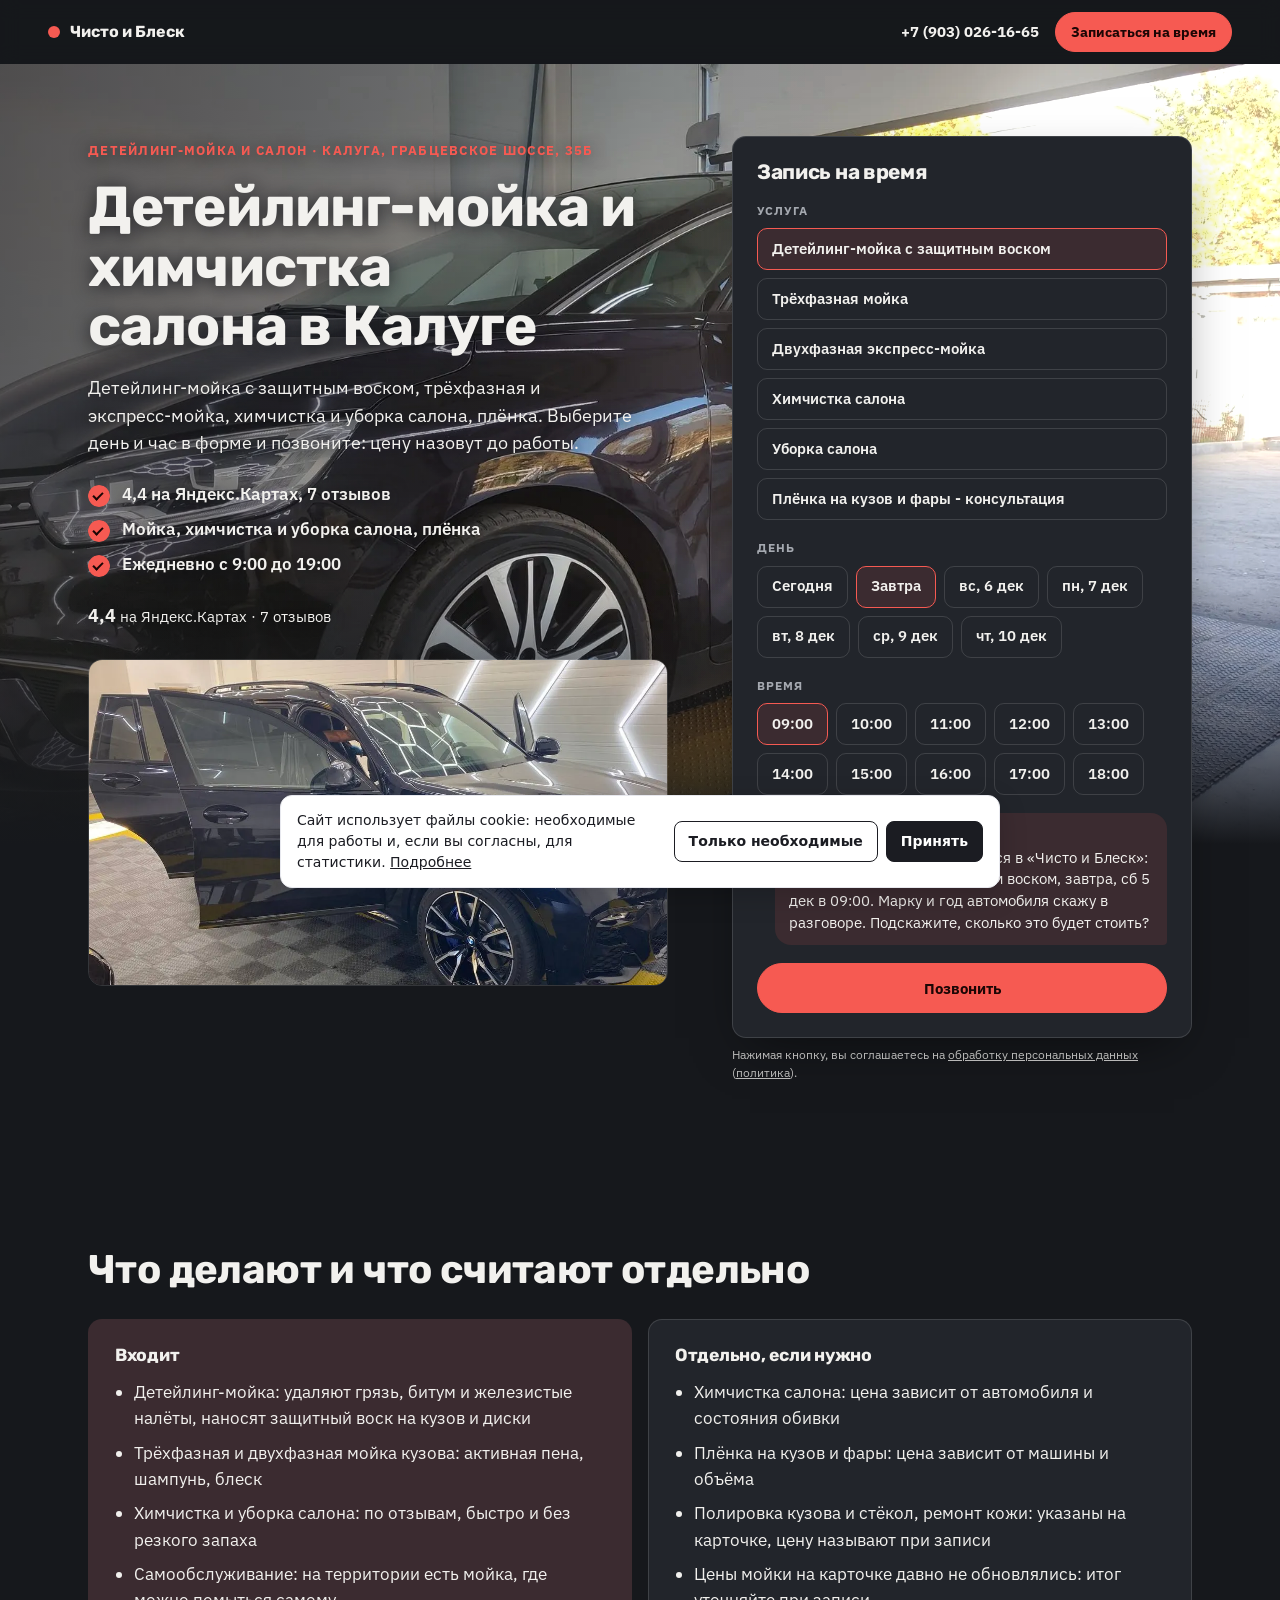
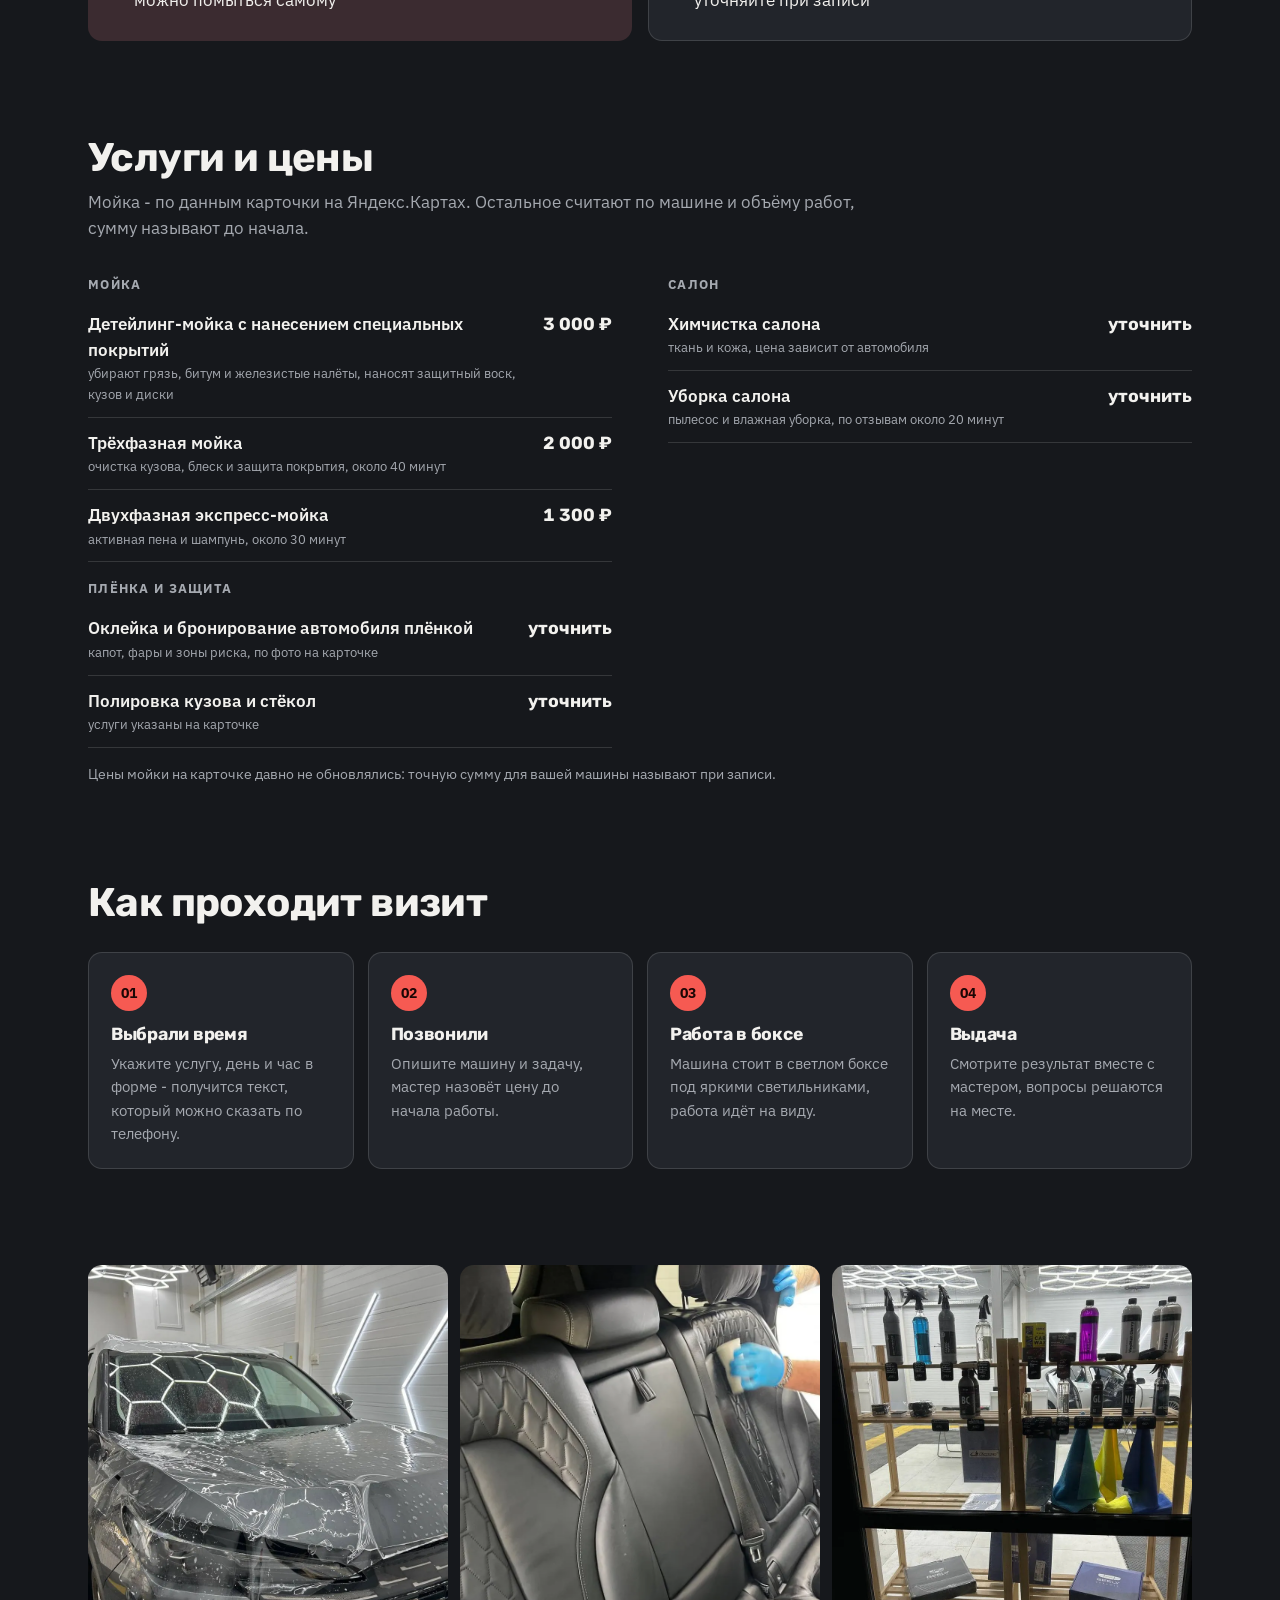
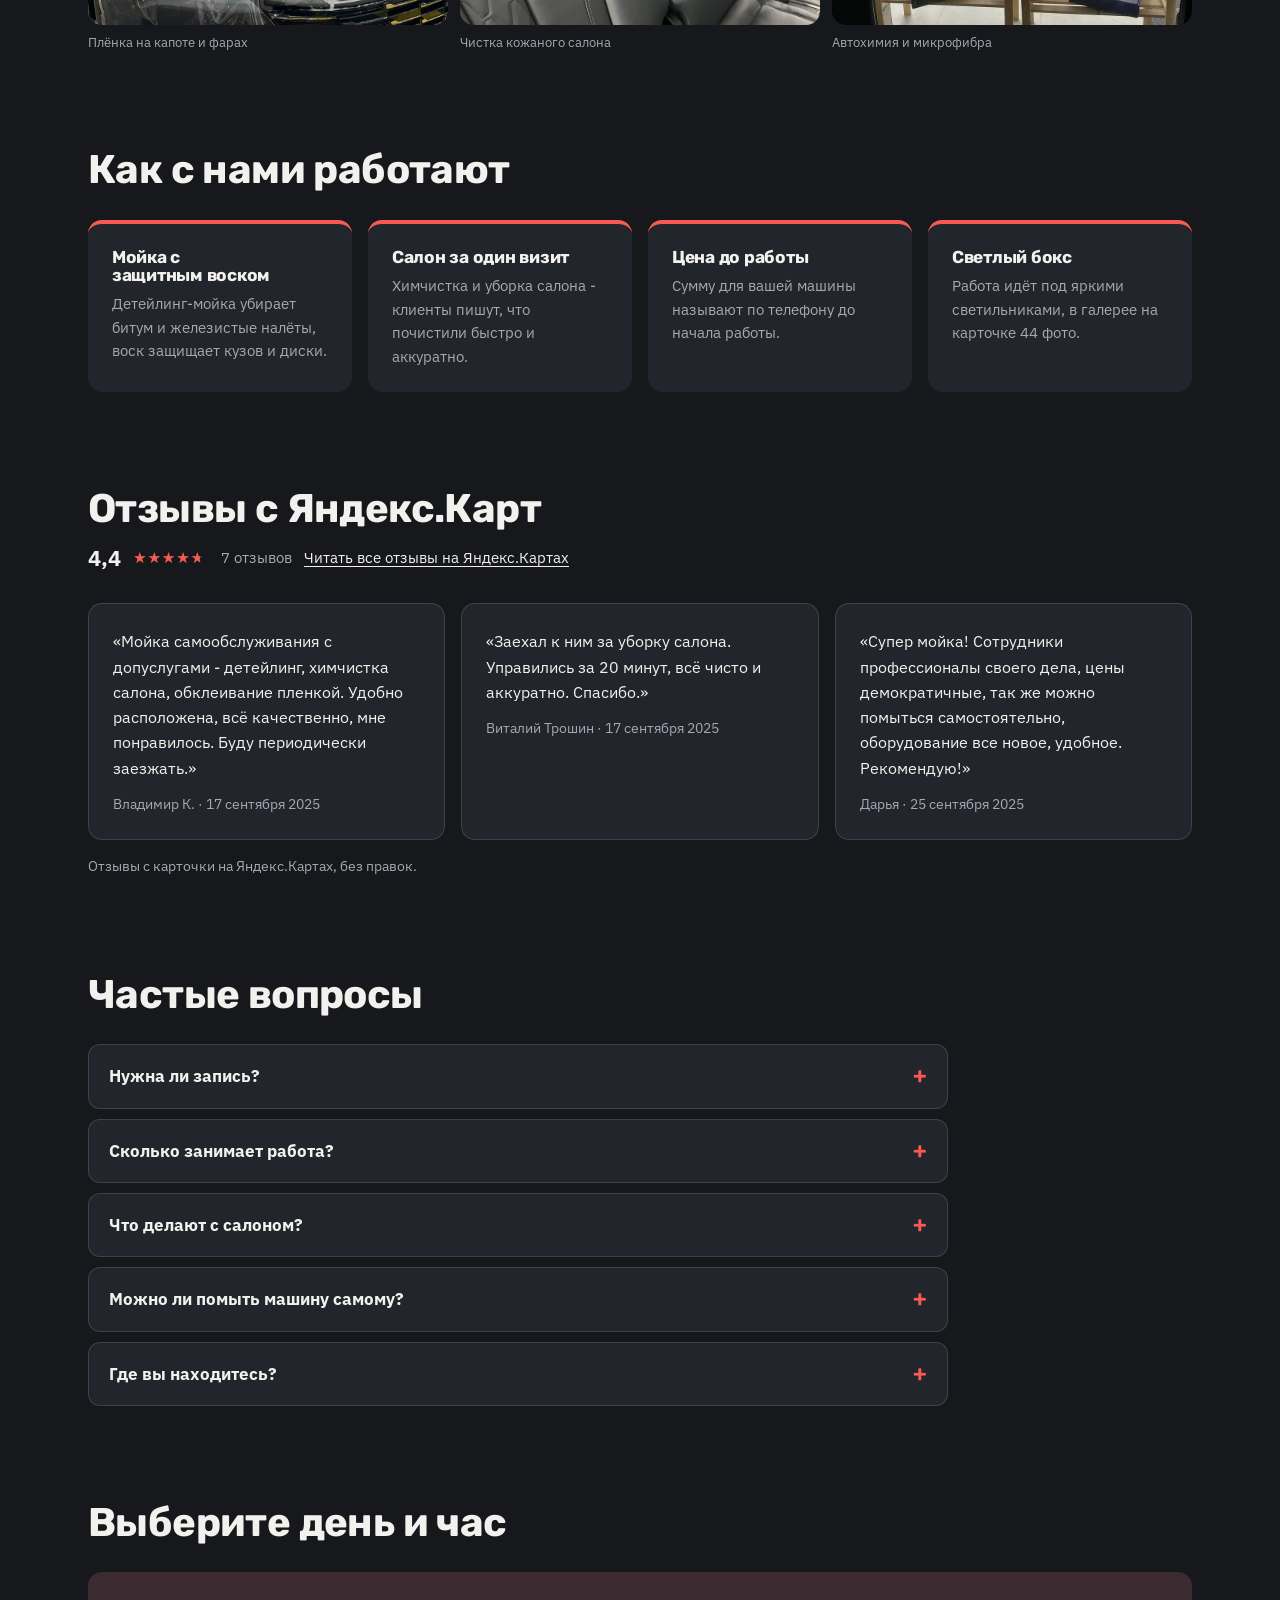
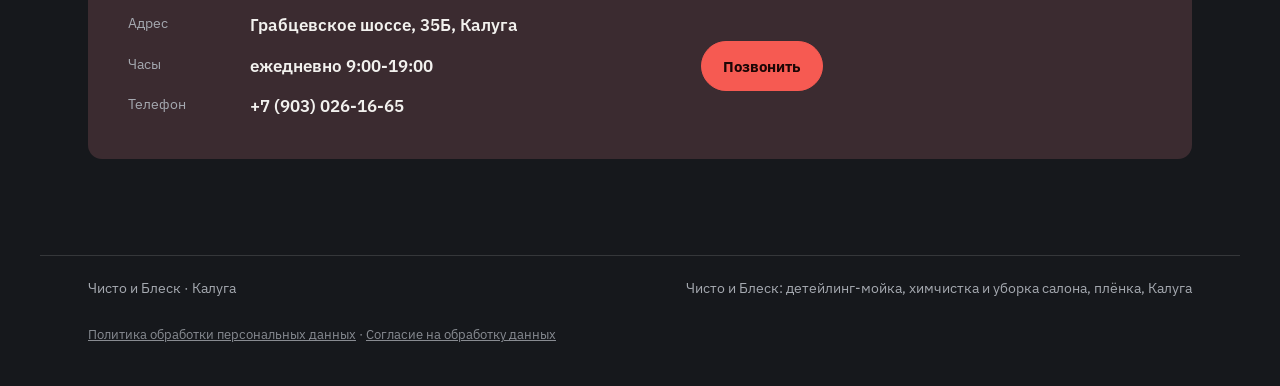
<file: index.html>
<!doctype html>
<html lang="ru">
<head>
<meta charset="utf-8">
<meta name="robots" content="noindex, nofollow" data-publish>
<meta name="viewport" content="width=device-width, initial-scale=1, viewport-fit=cover">
<title>Чисто и Блеск · Детейлинг</title>
<meta name="description" content="Детейлинг-мойка с защитным воском, химчистка и уборка салона, плёнка в Калуге, Грабцевское шоссе, 35Б. 4,4 на Яндекс Картах, 7 отзывов. Запись по телефону.">
<meta property="og:type" content="website">
<meta property="og:url" content="https://ajax55sv-cell.github.io/chisto-i-blesk-kaluga/">
<meta property="og:site_name" content="Чисто и Блеск">
<meta property="og:title" content="Детейлинг-мойка и химчистка салона в Калуге">
<meta property="og:description" content="Детейлинг-мойка с защитным воском, химчистка и уборка салона, плёнка в Калуге, Грабцевское шоссе, 35Б. 4,4 на Яндекс Картах, 7 отзывов. Запись по телефону.">
<meta property="og:image" content="https://ajax55sv-cell.github.io/chisto-i-blesk-kaluga/assets/og.jpg">
<link rel="preload" as="image" href="assets/hero.webp" fetchpriority="high">
<link rel="icon" href="data:image/svg+xml,%3Csvg xmlns=%27http://www.w3.org/2000/svg%27 viewBox=%270 0 32 32%27%3E%3Crect x=%276%27 y=%276%27 width=%2720%27 height=%2720%27 rx=%275%27 fill=%27%23f65a52%27/%3E%3C/svg%3E">
<link rel="preconnect" href="https://fonts.googleapis.com">
<link rel="preconnect" href="https://fonts.gstatic.com" crossorigin>
<link href="https://fonts.googleapis.com/css2?family=Rubik:wght@600;700&family=IBM+Plex+Sans:wght@400;500;600&display=swap" rel="stylesheet">
<style>
:root { --c-canvas: #16181c; --c-surface: #22252b; --c-ink: #f2f1ee; --c-ink-soft: #a5a9b0; --c-accent: #f65a52; --c-accent-ink: #1c0605; --c-accent-deep: #f65a52; --f-display: "Rubik", "Arial", system-ui, sans-serif; --f-text: "IBM Plex Sans", "Segoe UI", system-ui, sans-serif; --h1k: 1; }
</style>
<link rel="stylesheet" href="style-prod.css">
<script type="application/ld+json">{"@context":"https://schema.org","@type":"AutoWash","name":"Чисто и Блеск","telephone":"+79030261665","openingHoursSpecification":[{"@type":"OpeningHoursSpecification","dayOfWeek":["Monday","Tuesday","Wednesday","Thursday","Friday","Saturday","Sunday"],"opens":"09:00","closes":"19:00"}],"address":{"@type":"PostalAddress","streetAddress":"Грабцевское шоссе, 35Б","addressLocality":"Калуга","addressCountry":"RU"},"aggregateRating":{"@type":"AggregateRating","ratingValue":"4.4","ratingCount":"10","reviewCount":"7"},"sameAs":["https://yandex.ru/maps/org/chisto_i_blesk/59048004447/"]}</script>
<style>
/* legal-add */
.legal-links{margin-top:10px;font-size:13px;opacity:.8;hyphens:none}
.legal-links a{color:inherit}
.ckn{margin:8px 0 0;font-size:12px;line-height:1.45;opacity:.75;hyphens:none}
.ckn a{color:inherit;text-decoration:underline}
.ckb{position:fixed;left:12px;right:12px;bottom:12px;z-index:9999;max-width:720px;margin:0 auto;padding:14px 16px;background:#fff;color:#1b1c22;border:1px solid #e7e8ee;border-radius:12px;box-shadow:0 8px 28px rgba(0,0,0,.18);font:400 14px/1.5 system-ui,-apple-system,"Segoe UI",Arial,sans-serif;hyphens:none;display:flex;gap:12px;align-items:center;flex-wrap:wrap}
.ckb p{margin:0;flex:1 1 280px}
.ckb a{color:inherit;text-decoration:underline}
.ckb__b{display:flex;gap:8px;flex-wrap:wrap}
.ckb button{font:inherit;font-weight:600;padding:9px 14px;border-radius:8px;border:1px solid #1b1c22;background:#fff;color:#1b1c22;cursor:pointer}
.ckb button[data-v="all"]{background:#1b1c22;color:#fff}
</style>
</head>
<body class="s-prod" id="top" data-wa="" data-tg="" data-max="">
<header class="s-bar" data-s-bar>
  <a class="s-bar__brand" href="#top"><i aria-hidden="true"></i>Чисто и Блеск</a>
  <div class="s-bar__right">
    <a class="s-bar__tel" href="tel:+79030261665">+7 (903) 026-16-65</a>
    <a class="s-btn s-btn--sm" href="#widget">Записаться на время</a>
  </div>
</header>
<main>
  <section class="s-hero">
    <div class="s-hero__text">
      <p class="s-eyebrow"><span class="nw">Детейлинг-мойка</span> и салон · Калуга, Грабцевское шоссе, 35Б</p>
      <h1><span class="nw">Детейлинг-мойка</span> и химчистка салона в Калуге</h1>
      <p class="s-lead"><span class="nw">Детейлинг-мойка</span> с защитным воском, трёхфазная и <span class="nw">экспресс-мойка</span>, химчистка и уборка салона, плёнка. Выберите день и час в форме и позвоните: цену назовут до работы.</p>
      <ul class="s-ticks"><li>4,4 на Яндекс.Картах, 7 отзывов</li><li>Мойка, химчистка и уборка салона, плёнка</li><li>Ежедневно с 9:00 до 19:00</li></ul>
      <p class="s-rating"><b>4,4</b> на Яндекс.Картах · 7 отзывов</p>
      <figure class="s-hero__photo"><img class="" src="assets/fasad.webp" alt="Чёрный BMW в боксе под шестиугольными светильниками, открытая дверь" loading="lazy" decoding="async"></figure>
    </div>
    <div class="s-hero__widget" id="widget"><form class="s-widget" data-s-booking data-days="7" data-closed="" data-slots="09:00,10:00,11:00,12:00,13:00,14:00,15:00,16:00,17:00,18:00" data-message="Здравствуйте! Хочу записаться в «Чисто и Блеск»: {услуга}, {день} в {время}. Марку и год автомобиля скажу в разговоре. Подскажите, сколько это будет стоить?" onsubmit="return false">
      <h2 class="s-widget__title">Запись на время</h2>
      <fieldset><legend>Услуга</legend>
        <div class="s-chips s-chips--col"><label class="s-chip s-chip--row"><input type="radio" name="svc" value="0" data-name="Детейлинг-мойка с защитным воском" data-price="" data-from="" data-min="" checked><span><span class="nw">Детейлинг-мойка</span> с защитным воском</span><b></b></label><label class="s-chip s-chip--row"><input type="radio" name="svc" value="1" data-name="Трёхфазная мойка" data-price="" data-from="" data-min=""><span>Трёхфазная мойка</span><b></b></label><label class="s-chip s-chip--row"><input type="radio" name="svc" value="2" data-name="Двухфазная экспресс-мойка" data-price="" data-from="" data-min=""><span>Двухфазная <span class="nw">экспресс-мойка</span></span><b></b></label><label class="s-chip s-chip--row"><input type="radio" name="svc" value="3" data-name="Химчистка салона" data-price="" data-from="" data-min=""><span>Химчистка салона</span><b></b></label><label class="s-chip s-chip--row"><input type="radio" name="svc" value="4" data-name="Уборка салона" data-price="" data-from="" data-min=""><span>Уборка салона</span><b></b></label><label class="s-chip s-chip--row"><input type="radio" name="svc" value="5" data-name="Плёнка на кузов и фары - консультация" data-price="" data-from="" data-min=""><span>Плёнка на кузов и фары - консультация</span><b></b></label></div>
      </fieldset>
      <fieldset><legend>День</legend><div class="s-chips" data-s-days></div></fieldset>
      <fieldset><legend>Время</legend><div class="s-chips" data-s-times></div></fieldset>
      <div class="s-bubble" aria-live="polite"><span class="s-bubble__label">Что сказать по телефону</span><p data-s-bubble></p></div>
      <div class="s-send">
        <a class="s-btn s-btn--wide" href="tel:+79030261665">Позвонить</a>
        
      </div>
      </form><p class="ckn">Нажимая кнопку, вы соглашаетесь на <a href="soglasie.html">обработку персональных данных</a> (<a href="politika.html">политика</a>).</p></div>
    <figure class="s-hero__bg" aria-hidden="true"><img class="" src="assets/hero.webp" alt="Тёмный Renault после мойки с зеркальным блеском на жёлто-серой плитке бокса" decoding="async" fetchpriority="high"></figure>
  </section>

  <section class="s-section s-reveal">
    <header class="s-section__head"><h2>Что делают и что считают отдельно</h2></header>
    <div class="s-incl">
      <div><h3>Входит</h3><ul><li><span class="nw">Детейлинг-мойка</span>: удаляют грязь, битум и железистые налёты, наносят защитный воск на кузов и диски</li><li>Трёхфазная и двухфазная мойка кузова: активная пена, шампунь, блеск</li><li>Химчистка и уборка салона: по отзывам, быстро и без резкого запаха</li><li>Самообслуживание: на территории есть мойка, где можно помыться самому</li></ul></div>
      <div><h3>Отдельно, если нужно</h3><ul><li>Химчистка салона: цена зависит от автомобиля и состояния обивки</li><li>Плёнка на кузов и фары: цена зависит от машины и объёма</li><li>Полировка кузова и стёкол, ремонт кожи: указаны на карточке, цену называют при записи</li><li>Цены мойки на карточке давно не обновлялись: итог уточняйте при записи</li></ul></div>
    </div>
  </section>

  <section class="s-section s-reveal" id="prices">
    <header class="s-section__head"><h2>Услуги и цены</h2><p>Мойка - по данным карточки на Яндекс.Картах. Остальное считают по машине и объёму работ, сумму называют до начала.</p></header>
    <div class="s-board"><div class="s-board__group">
      <h3 class="s-board__title">Мойка</h3>
      <ul class="s-board__list">
        <li class="s-board__row"><span class="s-board__name"><span class="nw">Детейлинг-мойка</span> с нанесением специальных покрытий<em>убирают грязь, битум и железистые налёты, наносят защитный воск, кузов и диски</em></span><span class="s-board__dots" aria-hidden="true"></span><span class="s-board__price">3 000 ₽</span></li>
        <li class="s-board__row"><span class="s-board__name">Трёхфазная мойка<em>очистка кузова, блеск и защита покрытия, около 40 минут</em></span><span class="s-board__dots" aria-hidden="true"></span><span class="s-board__price">2 000 ₽</span></li>
        <li class="s-board__row"><span class="s-board__name">Двухфазная <span class="nw">экспресс-мойка</span><em>активная пена и шампунь, около 30 минут</em></span><span class="s-board__dots" aria-hidden="true"></span><span class="s-board__price">1 300 ₽</span></li>
      </ul>
    </div>
<div class="s-board__group">
      <h3 class="s-board__title">Салон</h3>
      <ul class="s-board__list">
        <li class="s-board__row"><span class="s-board__name">Химчистка салона<em>ткань и кожа, цена зависит от автомобиля</em></span><span class="s-board__dots" aria-hidden="true"></span><span class="s-board__price">уточнить</span></li>
        <li class="s-board__row"><span class="s-board__name">Уборка салона<em>пылесос и влажная уборка, по отзывам около 20 минут</em></span><span class="s-board__dots" aria-hidden="true"></span><span class="s-board__price">уточнить</span></li>
      </ul>
    </div>
<div class="s-board__group">
      <h3 class="s-board__title">Плёнка и защита</h3>
      <ul class="s-board__list">
        <li class="s-board__row"><span class="s-board__name">Оклейка и бронирование автомобиля плёнкой<em>капот, фары и зоны риска, по фото на карточке</em></span><span class="s-board__dots" aria-hidden="true"></span><span class="s-board__price">уточнить</span></li>
        <li class="s-board__row"><span class="s-board__name">Полировка кузова и стёкол<em>услуги указаны на карточке</em></span><span class="s-board__dots" aria-hidden="true"></span><span class="s-board__price">уточнить</span></li>
      </ul>
    </div></div>
    <p class="s-note">Цены мойки на карточке давно не обновлялись: точную сумму для вашей машины называют при записи.</p>
  </section>

  <section class="s-section s-reveal">
    <header class="s-section__head"><h2>Как проходит визит</h2></header>
    <ol class="s-steps">
      <li class="s-steps__item"><span class="s-steps__n">01</span><h3>Выбрали время</h3><p>Укажите услугу, день и час в форме - получится текст, который можно сказать по телефону.</p></li>
      <li class="s-steps__item"><span class="s-steps__n">02</span><h3>Позвонили</h3><p>Опишите машину и задачу, мастер назовёт цену до начала работы.</p></li>
      <li class="s-steps__item"><span class="s-steps__n">03</span><h3>Работа в боксе</h3><p>Машина стоит в светлом боксе под яркими светильниками, работа идёт на виду.</p></li>
      <li class="s-steps__item"><span class="s-steps__n">04</span><h3>Выдача</h3><p>Смотрите результат вместе с мастером, вопросы решаются на месте.</p></li>
    </ol>
  </section>

  <section class="s-photos s-reveal" aria-label="Фото"><figure><img class="" src="assets/plenka.webp" alt="Прозрачная плёнка на капоте и фарах серого кроссовера в светлом боксе" loading="lazy" decoding="async"><figcaption>Плёнка на капоте и фарах</figcaption></figure><figure><img class="" src="assets/salon.webp" alt="Мастер в перчатках чистит кожаные задние сиденья" loading="lazy" decoding="async"><figcaption>Чистка кожаного салона</figcaption></figure><figure><img class="" src="assets/himiya.webp" alt="Стеллаж с автохимией и микрофиброй в боксе" loading="lazy" decoding="async"><figcaption>Автохимия и микрофибра</figcaption></figure></section>

  <section class="s-section s-reveal">
    <header class="s-section__head"><h2>Как с нами работают</h2></header>
    <ul class="s-promises">
      <li><h3>Мойка с защитным воском</h3><p><span class="nw">Детейлинг-мойка</span> убирает битум и железистые налёты, воск защищает кузов и диски.</p></li>
      <li><h3>Салон за один визит</h3><p>Химчистка и уборка салона - клиенты пишут, что почистили быстро и аккуратно.</p></li>
      <li><h3>Цена до работы</h3><p>Сумму для вашей машины называют по телефону до начала работы.</p></li>
      <li><h3>Светлый бокс</h3><p>Работа идёт под яркими светильниками, в галерее на карточке 44 фото.</p></li>
    </ul>
  </section>

  <section class="s-section s-reveal">
    <header class="s-section__head s-section__head--reviews"><h2>Отзывы с Яндекс.Карт</h2><p class="s-reviews__rating"><span class="s-reviews__num">4,4</span><span class="s-reviews__stars" style="--r: 4.4" aria-label="рейтинг 4,4 из 5"></span><span class="s-reviews__count">7 отзывов</span><a class="s-reviews__all" href="https://yandex.ru/maps/org/chisto_i_blesk/59048004447/" target="_blank" rel="noopener">Читать все отзывы на Яндекс.Картах</a></p></header>
    <ul class="s-reviews">
      <li><blockquote>«Мойка самообслуживания с допуслугами - детейлинг, химчистка салона, обклеивание пленкой. Удобно расположена, всё качественно, мне понравилось. Буду периодически заезжать.»</blockquote><p class="s-reviews__who">Владимир К. · 17 сентября 2025</p></li>
      <li><blockquote>«Заехал к ним за уборку салона. Управились за 20 минут, всё чисто и аккуратно. Спасибо.»</blockquote><p class="s-reviews__who">Виталий Трошин · 17 сентября 2025</p></li>
      <li><blockquote>«Супер мойка! Сотрудники профессионалы своего дела, цены демократичные, так же можно помыться самостоятельно, оборудование все новое, удобное. Рекомендую!»</blockquote><p class="s-reviews__who">Дарья · 25 сентября 2025</p></li>
    </ul>
    <p class="s-note">Отзывы с карточки на Яндекс.Картах, без правок.</p>
  </section>

  <section class="s-section s-reveal">
    <header class="s-section__head"><h2>Частые вопросы</h2></header>
    <div class="s-faq"><details><summary>Нужна ли запись?</summary><p>На карточке отмечена предварительная запись. Выберите день и час в форме выше и позвоните - так вас точно ждут.</p></details><details><summary>Сколько занимает работа?</summary><p>По карточке: трёхфазная мойка около 40 минут, <span class="nw">экспресс-мойка</span> около 30. По отзывам, уборка салона заняла около 20 минут. Остальное называют при записи.</p></details><details><summary>Что делают с салоном?</summary><p>Химчистку и уборку салона, по отзывам - быстро и аккуратно. На карточке также указаны ремонт кожи и полировка стёкол.</p></details><details><summary>Можно ли помыть машину самому?</summary><p>Да, на территории работает мойка самообслуживания - об этом пишут клиенты. <span class="nw">Детейлинг-мойку</span> и услуги по салону делают мастера.</p></details><details><summary>Где вы находитесь?</summary><p>Грабцевское шоссе, 35Б, Калуга. На карточке отмечены парковка, оплата картой и Wi-Fi.</p></details></div>
  </section>

  <section class="s-section s-final s-reveal" id="contacts">
    <header class="s-section__head"><h2>Выберите день и час</h2></header>
    <div class="s-contacts">
      <dl>
        <div><dt>Адрес</dt><dd>Грабцевское шоссе, 35Б, Калуга</dd></div>
        <div><dt>Часы</dt><dd>ежедневно 9:00-19:00</dd></div>
        <div><dt>Телефон</dt><dd><a href="tel:+79030261665">+7 (903) 026-16-65</a></dd></div>
      </dl>
      <div class="s-contacts__actions">
        <a class="s-btn" href="tel:+79030261665">Позвонить</a>
        
      </div>
    </div>
  </section>
</main>
<footer class="s-foot"><p>Чисто и Блеск · Калуга</p><p>Чисто и Блеск: <span class="nw">детейлинг-мойка</span>, химчистка и уборка салона, плёнка, Калуга</p><p class="legal-links"><a href="politika.html">Политика обработки персональных данных</a> · <a href="soglasie.html">Согласие на обработку данных</a></p></footer>
<nav class="s-dock" aria-label="Быстрая связь"><a class="s-btn" href="#widget">Записаться на время</a><a class="s-btn s-btn--ghost" href="tel:+79030261665">Позвонить</a></nav>
<script src="style.js" defer></script>
<script>
(function(){var K='cookie-choice';try{if(localStorage.getItem(K))return}catch(e){}
var b=document.createElement('div');b.className='ckb';b.setAttribute('role','dialog');b.setAttribute('aria-label','Файлы cookie');
b.innerHTML='<p>Сайт использует файлы cookie: необходимые для работы и, если вы согласны, для статистики. <a href="politika.html">Подробнее</a></p><div class="ckb__b"><button type="button" data-v="necessary">Только необходимые</button><button type="button" data-v="all">Принять</button></div>';
b.addEventListener('click',function(e){var v=e.target.getAttribute&&e.target.getAttribute('data-v');if(!v)return;try{localStorage.setItem(K,v)}catch(x){}try{document.dispatchEvent(new CustomEvent('cookie-choice',{detail:v}))}catch(x){}b.remove()});
document.body.appendChild(b)})();
</script>
<!-- legal-add -->
</body>
</html>
</file>
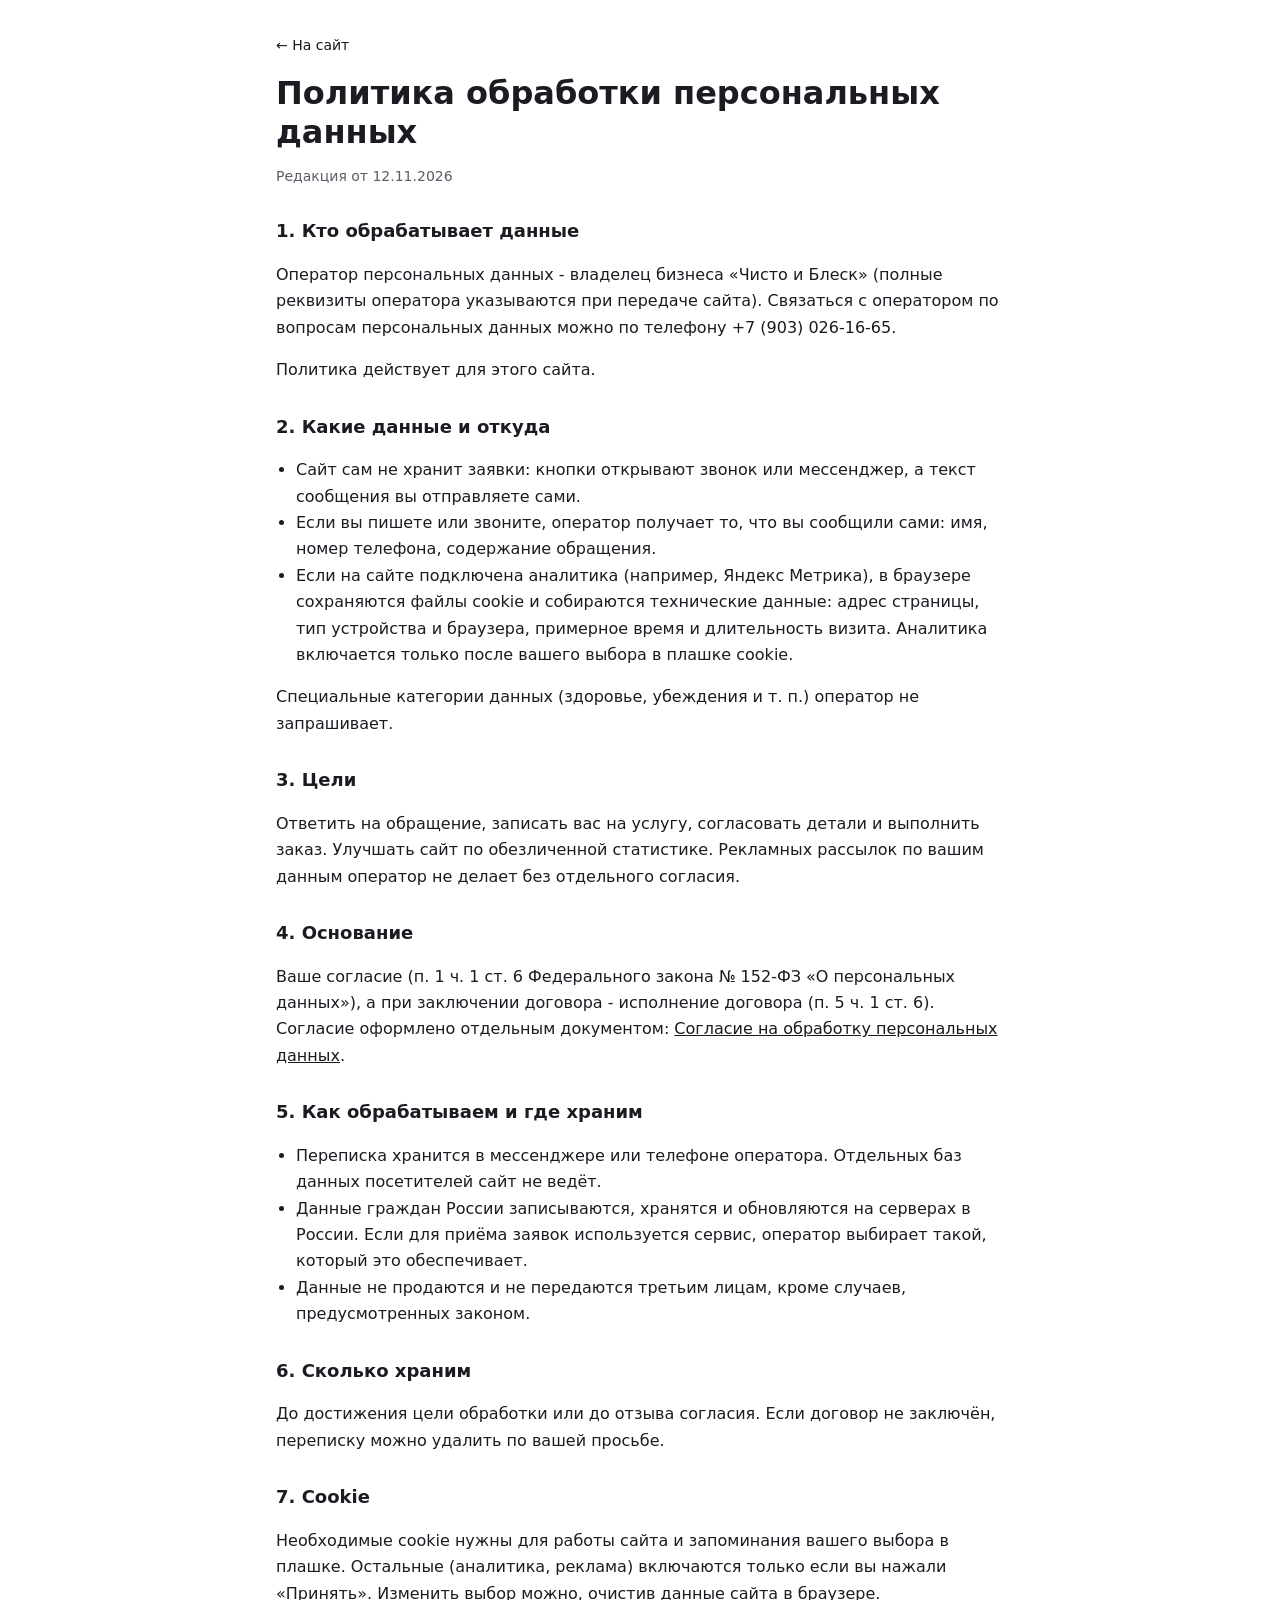
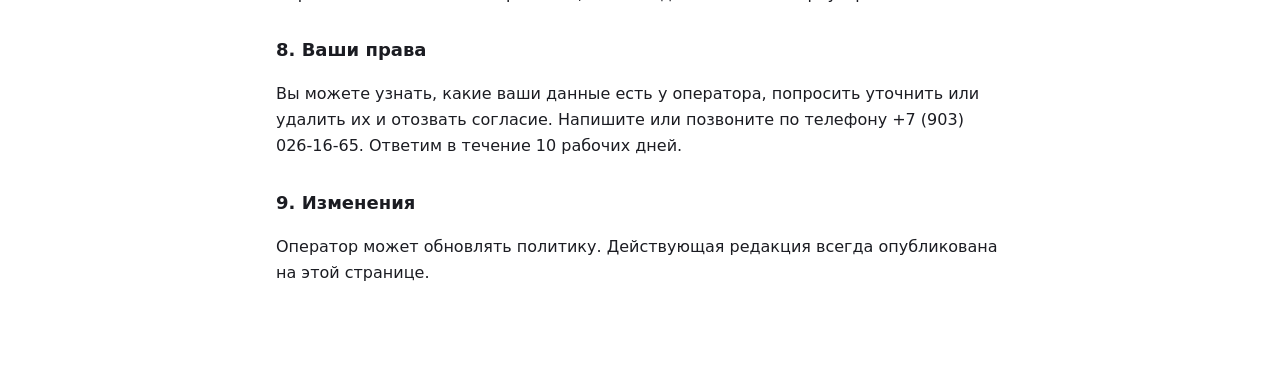
<file: politika.html>
<!doctype html>
<html lang="ru">
<head>
<meta charset="utf-8">
<meta name="viewport" content="width=device-width, initial-scale=1">
<title>Политика обработки персональных данных - Чисто и Блеск</title>
<style>:root{--accent:#1a1a1a;--ink:#1b1c22;--ink-2:#5b5d68;--line:#e7e8ee}
*{box-sizing:border-box}
html,body,h1,h2,p,li{hyphens:none;-webkit-hyphens:none}
body{margin:0;background:#fff;color:var(--ink);font:400 16px/1.65 system-ui,-apple-system,"Segoe UI",Arial,sans-serif}
main{max-width:760px;margin:0 auto;padding:32px 16px 64px}
a{color:var(--accent)}
h1{font-size:clamp(24px,4vw,32px);line-height:1.2;margin:16px 0 6px}
h2{font-size:18px;margin:28px 0 8px}
.muted{color:var(--ink-2);font-size:14px}
.back{font-size:14px;text-decoration:none}
ul{padding-left:20px}</style>
</head>
<body>
<main>
<a class="back" href="./">← На сайт</a>
<h1>Политика обработки персональных данных</h1>
<p class="muted">Редакция от 12.11.2026</p>

<h2>1. Кто обрабатывает данные</h2>
<p>Оператор персональных данных - владелец бизнеса «Чисто и Блеск» (полные реквизиты оператора указываются при передаче сайта). Связаться с оператором по вопросам персональных данных можно по телефону +7 (903) 026-16-65.</p>
<p>Политика действует для этого сайта.</p>

<h2>2. Какие данные и откуда</h2>
<ul>
<li>Сайт сам не хранит заявки: кнопки открывают звонок или мессенджер, а текст сообщения вы отправляете сами.</li>
<li>Если вы пишете или звоните, оператор получает то, что вы сообщили сами: имя, номер телефона, содержание обращения.</li>
<li>Если на сайте подключена аналитика (например, Яндекс Метрика), в браузере сохраняются файлы cookie и собираются технические данные: адрес страницы, тип устройства и браузера, примерное время и длительность визита. Аналитика включается только после вашего выбора в плашке cookie.</li>
</ul>
<p>Специальные категории данных (здоровье, убеждения и т. п.) оператор не запрашивает.</p>

<h2>3. Цели</h2>
<p>Ответить на обращение, записать вас на услугу, согласовать детали и выполнить заказ. Улучшать сайт по обезличенной статистике. Рекламных рассылок по вашим данным оператор не делает без отдельного согласия.</p>

<h2>4. Основание</h2>
<p>Ваше согласие (п. 1 ч. 1 ст. 6 Федерального закона № 152-ФЗ «О персональных данных»), а при заключении договора - исполнение договора (п. 5 ч. 1 ст. 6). Согласие оформлено отдельным документом: <a href="soglasie.html">Согласие на обработку персональных данных</a>.</p>

<h2>5. Как обрабатываем и где храним</h2>
<ul>
<li>Переписка хранится в мессенджере или телефоне оператора. Отдельных баз данных посетителей сайт не ведёт.</li>
<li>Данные граждан России записываются, хранятся и обновляются на серверах в России. Если для приёма заявок используется сервис, оператор выбирает такой, который это обеспечивает.</li>
<li>Данные не продаются и не передаются третьим лицам, кроме случаев, предусмотренных законом.</li>
</ul>

<h2>6. Сколько храним</h2>
<p>До достижения цели обработки или до отзыва согласия. Если договор не заключён, переписку можно удалить по вашей просьбе.</p>

<h2>7. Cookie</h2>
<p>Необходимые cookie нужны для работы сайта и запоминания вашего выбора в плашке. Остальные (аналитика, реклама) включаются только если вы нажали «Принять». Изменить выбор можно, очистив данные сайта в браузере.</p>

<h2>8. Ваши права</h2>
<p>Вы можете узнать, какие ваши данные есть у оператора, попросить уточнить или удалить их и отозвать согласие. Напишите или позвоните по телефону +7 (903) 026-16-65. Ответим в течение 10 рабочих дней.</p>

<h2>9. Изменения</h2>
<p>Оператор может обновлять политику. Действующая редакция всегда опубликована на этой странице.</p>

</main>
</body>
</html>
</file>
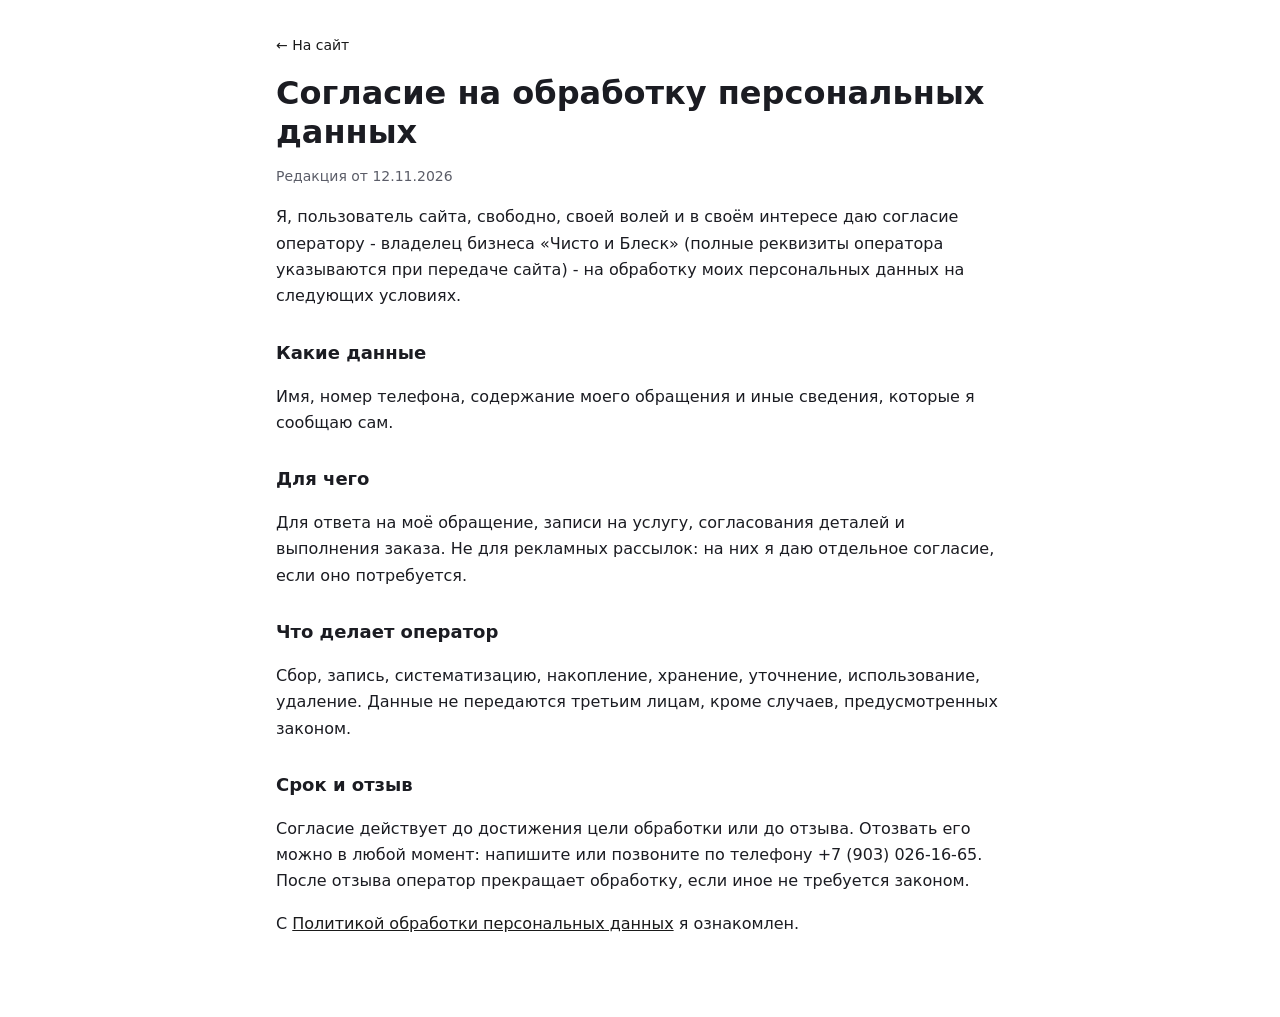
<file: soglasie.html>
<!doctype html>
<html lang="ru">
<head>
<meta charset="utf-8">
<meta name="viewport" content="width=device-width, initial-scale=1">
<title>Согласие на обработку персональных данных - Чисто и Блеск</title>
<style>:root{--accent:#1a1a1a;--ink:#1b1c22;--ink-2:#5b5d68;--line:#e7e8ee}
*{box-sizing:border-box}
html,body,h1,h2,p,li{hyphens:none;-webkit-hyphens:none}
body{margin:0;background:#fff;color:var(--ink);font:400 16px/1.65 system-ui,-apple-system,"Segoe UI",Arial,sans-serif}
main{max-width:760px;margin:0 auto;padding:32px 16px 64px}
a{color:var(--accent)}
h1{font-size:clamp(24px,4vw,32px);line-height:1.2;margin:16px 0 6px}
h2{font-size:18px;margin:28px 0 8px}
.muted{color:var(--ink-2);font-size:14px}
.back{font-size:14px;text-decoration:none}
ul{padding-left:20px}</style>
</head>
<body>
<main>
<a class="back" href="./">← На сайт</a>
<h1>Согласие на обработку персональных данных</h1>
<p class="muted">Редакция от 12.11.2026</p>

<p>Я, пользователь сайта, свободно, своей волей и в своём интересе даю согласие оператору - владелец бизнеса «Чисто и Блеск» (полные реквизиты оператора указываются при передаче сайта) - на обработку моих персональных данных на следующих условиях.</p>

<h2>Какие данные</h2>
<p>Имя, номер телефона, содержание моего обращения и иные сведения, которые я сообщаю сам.</p>

<h2>Для чего</h2>
<p>Для ответа на моё обращение, записи на услугу, согласования деталей и выполнения заказа. Не для рекламных рассылок: на них я даю отдельное согласие, если оно потребуется.</p>

<h2>Что делает оператор</h2>
<p>Сбор, запись, систематизацию, накопление, хранение, уточнение, использование, удаление. Данные не передаются третьим лицам, кроме случаев, предусмотренных законом.</p>

<h2>Срок и отзыв</h2>
<p>Согласие действует до достижения цели обработки или до отзыва. Отозвать его можно в любой момент: напишите или позвоните по телефону +7 (903) 026-16-65. После отзыва оператор прекращает обработку, если иное не требуется законом.</p>

<p>С <a href="politika.html">Политикой обработки персональных данных</a> я ознакомлен.</p>

</main>
</body>
</html>
</file>
<file: style-prod.css>
/* Стиль «Продающий»: лендинг под заявки. Главная деталь – калькулятор или онлайн-запись на первом экране
   и живое «сообщение-превью», которое уходит владельцу в мессенджер. Цвета и шрифты – из палитры ниши. */
*, *::before, *::after { box-sizing: border-box; }
:root {
  --hair: color-mix(in srgb, var(--c-ink) 14%, transparent);
  --tint: color-mix(in srgb, var(--c-accent) 12%, var(--c-surface));
  --wrap: 1200px; --gut: clamp(16px, 4vw, 48px);
  --r: 14px;
  --shadow: 0 18px 50px -18px color-mix(in srgb, #000 55%, transparent);
}
html { scroll-behavior: smooth; -webkit-text-size-adjust: 100%; overflow-x: clip; }
body { margin: 0; background: var(--c-canvas); color: var(--c-ink); font: 400 17px/1.55 var(--f-text); -webkit-font-smoothing: antialiased; }
img { display: block; max-width: 100%; }
a { color: inherit; }
h1, h2, h3 { font-family: var(--f-display); font-weight: 700; line-height: 1.06; margin: 0; letter-spacing: -.015em; text-wrap: balance; }
p { margin: 0; }
fieldset { border: 0; margin: 0; padding: 0; min-width: 0; }
:focus-visible { outline: 2px solid var(--c-accent); outline-offset: 3px; border-radius: 4px; }

.s-btn { display: inline-flex; align-items: center; justify-content: center; min-height: 50px; padding: 0 1.4em; border-radius: 999px;
  background: var(--c-accent); color: var(--c-accent-ink); font: 700 .95rem/1.1 var(--f-text); text-decoration: none; border: 1px solid var(--c-accent);
  text-align: center; transition: filter .2s ease, transform .2s ease; cursor: pointer; }
.s-btn:hover { filter: brightness(1.07); }
.s-btn:active { transform: translateY(1px); }
.s-btn--sm { min-height: 40px; padding: 0 1.1em; font-size: .85rem; }
.s-btn--ghost { background: transparent; color: var(--c-ink); border-color: var(--hair); font-weight: 600; }
.s-btn--wide { flex: 1; }

/* шапка */
.s-bar { position: sticky; top: 0; z-index: 30; display: flex; align-items: center; justify-content: space-between; gap: 16px;
  padding: 10px var(--gut); background: color-mix(in srgb, var(--c-canvas) 88%, transparent); -webkit-backdrop-filter: blur(10px); backdrop-filter: blur(10px); }
.s-bar.is-scrolled { box-shadow: 0 1px 0 var(--hair); }
.s-bar__brand { font: 700 1rem/1 var(--f-display); text-decoration: none; display: inline-flex; align-items: center; gap: .6em; min-height: 44px; white-space: nowrap; min-width: 0; }
.s-bar__brand i { width: .75em; height: .75em; border-radius: 50%; background: var(--c-accent); }
.s-bar__right { display: flex; align-items: center; gap: 16px; }
.s-bar__tel { text-decoration: none; font-weight: 700; font-size: .95rem; font-variant-numeric: tabular-nums; }

main { max-width: var(--wrap); margin: 0 auto; padding: 0 var(--gut); }

/* первый экран: текст слева, виджет справа, фото ниши – приглушённым фоном */
.s-hero { position: relative; display: grid; grid-template-columns: minmax(0, 1fr) minmax(0, 460px); gap: clamp(28px, 5vw, 64px); align-items: start;
  padding: clamp(32px, 6vw, 72px) 0 clamp(40px, 6vw, 72px); isolation: isolate; }
.s-hero__bg { position: absolute; z-index: -1; margin: 0; top: 0; left: calc(50% - 50vw); width: 100vw; height: min(78%, 620px); overflow: hidden; }
.s-hero__bg img { width: 100%; height: 100%; object-fit: cover; opacity: .3; filter: saturate(.85); }
.s-hero__bg::after { content: ""; position: absolute; inset: 0; background: linear-gradient(180deg, color-mix(in srgb, var(--c-canvas) 40%, transparent), var(--c-canvas) 96%); }
/* фото бизнеса крупно в левой колонке: владелец узнаёт своё место с первого экрана */
.s-hero__photo { margin: 30px 0 0; }
.s-hero__photo img { width: 100%; aspect-ratio: 16 / 9; object-fit: cover; border-radius: var(--r); border: 1px solid var(--hair); }
.s-hero__photo figcaption { margin-top: 8px; font-size: .84rem; color: var(--c-ink-soft); }
.s-eyebrow { display: inline-block; font-size: .8rem; font-weight: 700; letter-spacing: .1em; text-transform: uppercase; color: var(--c-accent-deep, var(--c-accent)); margin-bottom: 16px; }
.s-hero h1 { font-size: calc(clamp(2.1rem, 4.4vw, 3.7rem) * var(--h1k, 1)); overflow-wrap: normal; hyphens: none; }
.s-lead { margin-top: 18px; font-size: 1.12rem; color: var(--c-ink-soft); max-width: 32em; }
.s-ticks { list-style: none; margin: 26px 0 0; padding: 0; display: grid; gap: 12px; }
.s-ticks li { position: relative; padding-left: 34px; font-weight: 600; line-height: 1.35; }
.s-ticks li::before { content: ""; position: absolute; left: 0; top: .1em; width: 22px; height: 22px; border-radius: 50%; background: var(--c-accent);
  -webkit-mask: radial-gradient(circle, #000 0 100%); }
.s-ticks li::after { content: ""; position: absolute; left: 7px; top: calc(.1em + 5px); width: 6px; height: 10px; border: solid var(--c-accent-ink); border-width: 0 2px 2px 0; transform: rotate(45deg); }
.s-rating { margin-top: 26px; font-size: .92rem; color: var(--c-ink-soft); }
.s-rating b { color: var(--c-ink); font-size: 1.1rem; }

/* виджет */
.s-hero__widget { position: sticky; top: 76px; }
.s-widget { background: var(--c-surface); border-radius: var(--r); padding: 24px; box-shadow: var(--shadow); display: grid; gap: 18px; border: 1px solid var(--hair); }
.s-widget__title { font-size: 1.3rem; }
.s-widget legend, .s-range label { font-size: .78rem; font-weight: 700; letter-spacing: .08em; text-transform: uppercase; color: var(--c-ink-soft); margin-bottom: 8px; padding: 0; }
.s-chips { display: flex; flex-wrap: wrap; gap: 8px; }
.s-chips--col { flex-direction: column; flex-wrap: nowrap; }
.s-chip { position: relative; display: inline-flex; align-items: center; gap: 10px; min-height: 42px; padding: 8px 14px; border-radius: 10px; border: 1px solid var(--hair);
  cursor: pointer; font-size: .92rem; font-weight: 600; transition: border-color .15s ease, background-color .15s ease; }
.s-chip--row { justify-content: space-between; }
.s-chip--row b { font-weight: 700; white-space: nowrap; font-variant-numeric: tabular-nums; }
.s-chip--row b small { font-weight: 500; color: var(--c-ink-soft); }
.s-chip__p { font-weight: 500; font-size: .8rem; color: var(--c-ink-soft); white-space: nowrap; }
.s-chip input { position: absolute; opacity: 0; pointer-events: none; }
.s-chip:has(input:checked) { border-color: var(--c-accent); background: var(--tint); }
.s-chip:has(input:focus-visible) { outline: 2px solid var(--c-accent); outline-offset: 2px; }
.s-chip[aria-disabled="true"] { opacity: .4; cursor: default; }
.s-check { display: flex; align-items: center; gap: 10px; font-weight: 600; font-size: .92rem; cursor: pointer; }
.s-check input { width: 20px; height: 20px; accent-color: var(--c-accent); }
.s-check b { margin-left: auto; font-variant-numeric: tabular-nums; }
.s-range { display: grid; gap: 6px; }
.s-range label { display: flex; justify-content: space-between; margin: 0; }
.s-range label b { color: var(--c-ink); font-size: 1rem; font-weight: 700; letter-spacing: 0; text-transform: none; font-variant-numeric: tabular-nums; }
.s-range input { width: 100%; accent-color: var(--c-accent); height: 28px; }
.s-total { display: flex; align-items: baseline; justify-content: space-between; gap: 12px; padding-top: 14px; border-top: 1px solid var(--hair); }
.s-total span { color: var(--c-ink-soft); font-weight: 600; }
.s-total b { font: 700 1.9rem/1 var(--f-display); font-variant-numeric: tabular-nums; color: var(--c-accent); }

/* сообщение-превью: пузырь чата */
.s-bubble { position: relative; background: var(--tint); border-radius: 16px 16px 4px 16px; padding: 12px 14px; margin-left: 18px; }
.s-bubble__label { display: block; font-size: .72rem; font-weight: 700; letter-spacing: .08em; text-transform: uppercase; color: var(--c-ink-soft); margin-bottom: 4px; }
.s-bubble p { font-size: .93rem; line-height: 1.45; }
.s-send { display: flex; gap: 8px; }
.s-send__note { font-size: .82rem; color: var(--c-accent-deep, var(--c-accent)); }
.s-demo { font-size: .78rem; color: var(--c-ink-soft); }

/* секции */
.s-section { padding: clamp(56px, 8vw, 96px) 0 0; }
.s-section__head { display: grid; gap: 10px; margin-bottom: 28px; max-width: 46em; }
.s-section__head h2 { font-size: clamp(1.7rem, 3.2vw, 2.5rem); }
.s-section__head p { color: var(--c-ink-soft); }
.s-note { margin-top: 16px; font-size: .88rem; color: var(--c-ink-soft); max-width: 52em; }

.s-incl { display: grid; grid-template-columns: 1fr 1fr; gap: 16px; }
.s-incl > div { background: var(--c-surface); border-radius: var(--r); padding: 26px; border: 1px solid var(--hair); }
.s-incl > div:first-child { background: var(--tint); border-color: transparent; }
.s-incl h3 { font-size: 1.1rem; margin-bottom: 14px; }
.s-incl ul { margin: 0; padding-left: 1.1em; display: grid; gap: 8px; }

.s-board { display: grid; grid-template-columns: repeat(auto-fit, minmax(min(100%, 420px), 1fr)); gap: 12px 56px; }
.s-board__title { font: 700 .8rem var(--f-text); letter-spacing: .1em; text-transform: uppercase; color: var(--c-ink-soft); margin: 6px 0; }
.s-board__list { list-style: none; margin: 0; padding: 0; }
.s-board__row { display: flex; align-items: baseline; gap: 10px; padding: 12px 0; border-bottom: 1px solid var(--hair); }
.s-board__name { font-weight: 600; }
.s-board__name em { display: block; font-style: normal; font-size: .84rem; color: var(--c-ink-soft); font-weight: 400; }
.s-board__dots { flex: 1; }
.s-board__price { font: 700 1.1rem/1 var(--f-display); font-variant-numeric: tabular-nums; white-space: nowrap; }
.s-board__price small { font: 500 .78rem var(--f-text); color: var(--c-ink-soft); }

.s-steps { list-style: none; margin: 0; padding: 0; display: grid; grid-template-columns: repeat(auto-fit, minmax(min(100%, 170px), 1fr)); gap: 14px; }
.s-steps__item { background: var(--c-surface); border-radius: var(--r); padding: 22px; border: 1px solid var(--hair); }
.s-steps__n { display: inline-grid; place-items: center; width: 36px; height: 36px; border-radius: 50%; background: var(--c-accent); color: var(--c-accent-ink); font: 700 .85rem var(--f-text); }
.s-steps h3 { font-size: 1.1rem; margin-top: 14px; overflow-wrap: normal; hyphens: none; }
.s-steps__item { min-width: 0; }
.s-steps p { margin-top: 8px; color: var(--c-ink-soft); font-size: .95rem; }

.s-photos { display: grid; grid-template-columns: repeat(3, 1fr); gap: 12px; padding-top: clamp(56px, 8vw, 96px); }
.s-photos figure { margin: 0; }
.s-photos img { width: 100%; aspect-ratio: 1 / 1; object-fit: cover; border-radius: var(--r); }
.s-photos figcaption { font-size: .82rem; color: var(--c-ink-soft); margin-top: 8px; }

.s-promises { list-style: none; margin: 0; padding: 0; display: grid; grid-template-columns: repeat(auto-fit, minmax(min(100%, 260px), 1fr)); gap: 16px; }
.s-promises li { border-radius: var(--r); padding: 24px; background: var(--c-surface); border-top: 4px solid var(--c-accent); display: grid; gap: 8px; align-content: start; }
.s-promises h3 { font-size: 1.08rem; }
.s-promises p { color: var(--c-ink-soft); font-size: .95rem; }

.s-reviews { list-style: none; margin: 0; padding: 0; display: grid; grid-template-columns: repeat(auto-fit, minmax(min(100%, 280px), 1fr)); gap: 16px; }
.s-reviews li { background: var(--c-surface); border-radius: var(--r); padding: 24px; display: grid; gap: 14px; align-content: start; border: 1px solid var(--hair); }
.s-reviews blockquote { margin: 0; font-size: 1.02rem; }
.s-reviews__who { font-size: .85rem; color: var(--c-ink-soft); }
.s-section__head--reviews { max-width: none; }
.s-reviews__rating { display: flex; flex-wrap: wrap; align-items: center; gap: 6px 12px; color: var(--c-ink-soft); font-size: .95rem; }
.s-reviews__num { font-weight: 700; font-size: 1.4rem; color: var(--c-ink); }
.s-reviews__stars { --r: 5; display: inline-block; width: 5em; height: 1em; font-size: .95rem; line-height: 1; letter-spacing: .05em; white-space: nowrap; color: color-mix(in srgb, var(--c-ink) 18%, transparent); position: relative; }
.s-reviews__stars::before { content: "★★★★★"; }
.s-reviews__stars::after { content: "★★★★★"; position: absolute; inset: 0; width: calc(var(--r) / 5 * 100%); overflow: hidden; color: var(--c-accent); }
.s-reviews__all { color: var(--c-ink); text-underline-offset: 3px; }
.s-reviews__all:hover { color: var(--c-accent-deep, var(--c-accent)); }

.s-faq { display: grid; gap: 10px; max-width: 860px; }
.s-faq details { background: var(--c-surface); border-radius: 12px; border: 1px solid var(--hair); }
.s-faq summary { cursor: pointer; list-style: none; padding: 18px 52px 18px 20px; font-weight: 700; position: relative; }
.s-faq summary::-webkit-details-marker { display: none; }
.s-faq summary::after { content: "+"; position: absolute; right: 20px; top: 50%; transform: translateY(-50%); font: 700 1.4rem/1 var(--f-display); color: var(--c-accent); }
.s-faq details[open] summary::after { content: "–"; }
.s-faq details p { padding: 0 20px 18px; color: var(--c-ink-soft); }

.s-contacts { display: grid; grid-template-columns: 1.2fr 1fr; gap: 32px; background: var(--tint); border-radius: var(--r); padding: clamp(22px, 4vw, 40px); align-items: center; }
.s-contacts dl { margin: 0; display: grid; gap: 14px; }
.s-contacts dl div { display: grid; grid-template-columns: 110px 1fr; gap: 12px; }
.s-contacts dt { color: var(--c-ink-soft); font-size: .9rem; }
.s-contacts dd { margin: 0; font-weight: 600; }
.s-contacts dd a { text-decoration: none; }
.s-contacts__actions { display: flex; flex-wrap: wrap; gap: 10px; }

.s-foot { max-width: var(--wrap); margin: clamp(56px, 8vw, 96px) auto 0; padding: 22px var(--gut) 40px; border-top: 1px solid var(--hair);
  display: flex; justify-content: space-between; gap: 16px; font-size: .85rem; color: var(--c-ink-soft); flex-wrap: wrap; }
.s-dock { display: none; }
.s-slot { border-bottom: 1px dashed currentColor; opacity: .75; white-space: nowrap; }

@media (prefers-reduced-motion: no-preference) {
  .s-reveal { opacity: 0; transform: translateY(14px); transition: opacity .5s ease, transform .5s cubic-bezier(.2, .7, .2, 1); }
  .s-reveal.is-in { opacity: 1; transform: none; }
  .s-hero__text, .s-hero__widget { animation: s-rise .6s cubic-bezier(.2, .7, .2, 1) both; }
  .s-hero__widget { animation-delay: .1s; }
}
@keyframes s-rise { from { opacity: 0; transform: translateY(12px); } }

@media (max-width: 960px) {
  .s-hero { grid-template-columns: 1fr; }
  .s-hero__widget { position: static; }
  .s-hero__bg { height: 420px; }
  .s-hero__photo { display: none; }
  .s-incl, .s-contacts { grid-template-columns: 1fr; }
}
@media (max-width: 640px) {
  body { font-size: 16px; padding-bottom: 76px; }
  .s-bar__tel { display: none; }
  .s-bar { gap: 10px; }
  .s-bar__brand { font-size: .92rem; overflow: hidden; text-overflow: ellipsis; }
  .s-bar .s-btn--sm { white-space: nowrap; font-size: .78rem; padding: 0 .8em; flex-shrink: 0; }
  .s-widget { padding: 18px; }
  .s-steps { grid-template-columns: 1fr; }
  .s-photos { grid-template-columns: 1fr 1fr; }
  .s-photos figure:first-child { grid-column: 1 / -1; }
  .s-photos figure:first-child img { aspect-ratio: 16 / 10; }
  .s-contacts dl div { grid-template-columns: 1fr; gap: 2px; }
  .s-send { flex-direction: column; }
  .s-dock { display: flex; gap: 8px; position: fixed; z-index: 40; left: 0; right: 0; bottom: 0; padding: 10px 12px calc(10px + env(safe-area-inset-bottom));
    background: color-mix(in srgb, var(--c-canvas) 92%, transparent); -webkit-backdrop-filter: blur(10px); backdrop-filter: blur(10px); box-shadow: 0 -1px 0 var(--hair); }
  .s-dock .s-btn { flex: 1; min-height: 48px; font-size: .88rem; padding: 0 .9em; white-space: nowrap; }
  .s-dock .s-btn:first-child { flex: 1.7; }
}

/* n11v1 */
html, body, h1, h2, h3, p, li { hyphens: none; -webkit-hyphens: none; }
.nw { white-space: nowrap; }
html, body { overflow-x: clip; }
/* яркий первый экран: фото в полную силу, затемнение лёгкое и только под текстом слева и внизу */
.s-hero__bg { height: min(94%, 780px); }
.s-hero__bg img { opacity: 1; object-position: 50% 50%; filter: saturate(1.08) brightness(1.04) contrast(1.03); }
.s-hero__bg::after { background:
  linear-gradient(90deg, color-mix(in srgb, var(--c-canvas) 52%, transparent) 0%, color-mix(in srgb, var(--c-canvas) 30%, transparent) 30%, color-mix(in srgb, var(--c-canvas) 4%, transparent) 54%, transparent 66%),
  linear-gradient(180deg, transparent 0%, transparent 66%, var(--c-canvas) 100%); }
.s-hero__text .s-lead, .s-hero__text .s-rating { color: var(--c-ink); text-shadow: 0 1px 14px color-mix(in srgb, var(--c-canvas) 90%, transparent); }
.s-hero__text h1, .s-hero__text .s-eyebrow, .s-hero__text .s-ticks { text-shadow: 0 2px 18px color-mix(in srgb, var(--c-canvas) 85%, transparent); }
@media (max-width: 880px) {
  .s-hero__bg { height: 560px; }
  .s-hero__bg img { object-position: 38% 50%; }
  .s-hero__bg::after { background:
    linear-gradient(180deg, color-mix(in srgb, var(--c-canvas) 56%, transparent) 0%, color-mix(in srgb, var(--c-canvas) 26%, transparent) 46%, var(--c-canvas) 100%); }
}
</file>
